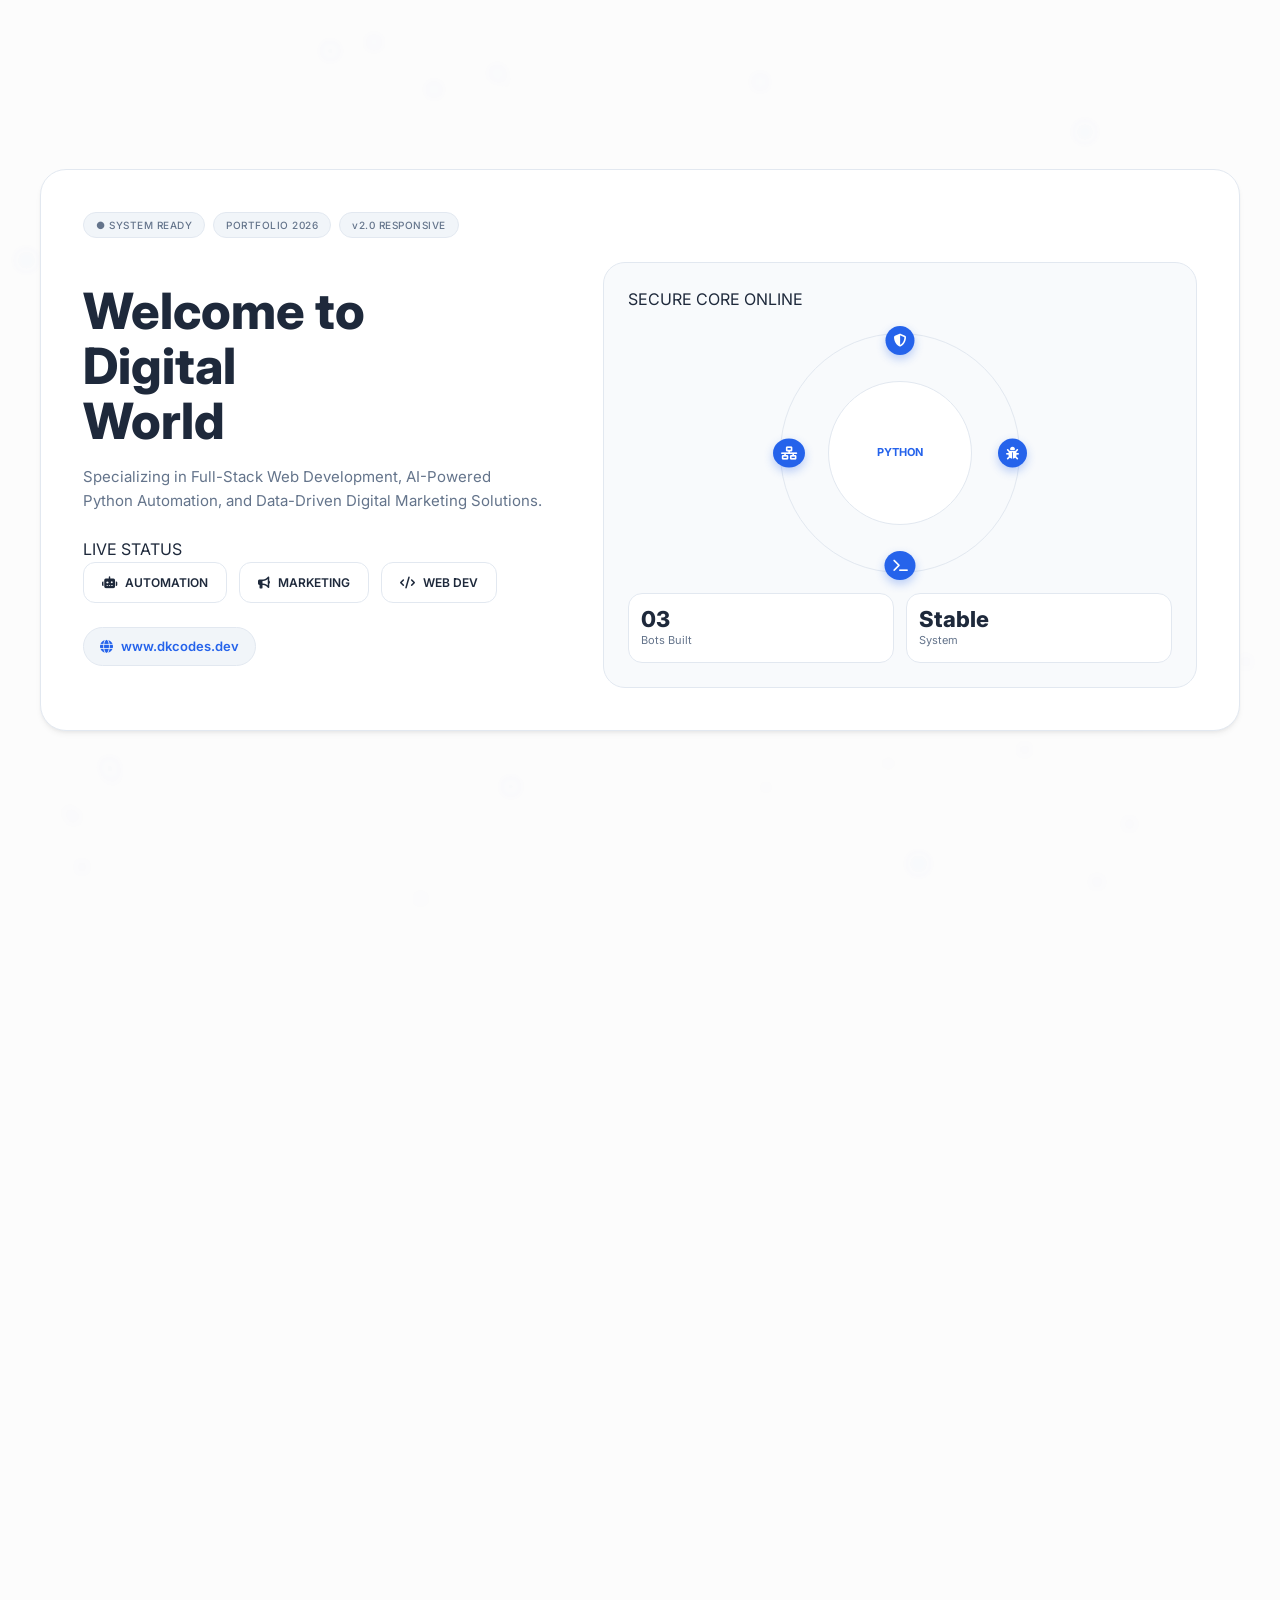
<file: index.html>
<!DOCTYPE html>
<html lang="en">
<head>
<meta charset="UTF-8">
<meta name="viewport" content="width=device-width, initial-scale=1.0">
<title>Dilawar Khan | Full-Stack Developer | Python Automation | Digital Marketer</title>

<link rel="stylesheet" href="style.css">
<link rel="stylesheet" href="https://cdnjs.cloudflare.com/ajax/libs/font-awesome/6.5.0/css/all.min.css">
<link rel="icon" href="https://www.dl.dropboxusercontent.com/scl/fi/lvhd9xa8kerhtg1dg3r7q/Untitled-design.png?rlkey=0tv2p58ty6a37kj7kvorzuqp1&st=rip67o4r&dl=0">
<!-- Google Fonts: Inter -->
<link href="https://fonts.googleapis.com/css2?family=Inter:wght@300;400;500;600;700;800&display=swap" rel="stylesheet">
</head>

<body data-theme="light">

<canvas id="bg-canvas"></canvas>


<div id="intro" style="opacity: 0;">
<div class="main">
    <div class="card">

        <!-- TOP TAGS -->
        <div class="top-tags">
            <span class="dot">● SYSTEM READY</span>
            <span>PORTFOLIO 2026</span>
            <span>v2.0 RESPONSIVE</span>
        </div>

        <div class="content">

            <!-- LEFT -->
            <div class="left">
                <h1>
                    Welcome to <br>
                    Digital <br>
                    World
                </h1>

                <p class="desc">
                    Specializing in Full-Stack Web Development, AI-Powered Python Automation, and Data-Driven Digital Marketing Solutions.
                </p>

                <div class="live-line">
                    <span>LIVE STATUS</span>
                </div>

                <div class="buttons">
                    <div class="btn"><i class="fa-solid fa-robot"></i> AUTOMATION</div>
                    <div class="btn"><i class="fa-solid fa-bullhorn"></i> MARKETING</div>
                    <div class="btn"><i class="fa-solid fa-code"></i> WEB DEV</div>
                </div>

                <!-- WEBSITE LINK (LEFT / UNDER ICONS) -->
                <div class="site-link">
                    <i class="fa-solid fa-globe"></i>
                    www.dkcodes.dev
                </div>
            </div>

            <!-- RIGHT -->
            <div class="right">

                <div class="right-head">
                    <span>SECURE CORE</span>
                    <span class="online">ONLINE</span>
                </div>

                <div class="orbit-box">
                    <div class="orbit">
                        <i class="fa-solid fa-shield-halved i1"></i>
                        <i class="fa-solid fa-bug i2"></i>
                        <i class="fa-solid fa-terminal i3"></i>
                        <i class="fa-solid fa-network-wired i4"></i>
                    </div>

                    <div class="core">
                        <span>PYTHON</span>
                    </div>
                </div>

                <div class="stats">
                    <div>
                        <h4>03</h4>
                        <p>Bots Built</p>
                    </div>
                    <div>
                        <h4>Stable</h4>
                        <p>System</p>
                    </div>
                </div>

            </div>

        </div>
    </div>
</div>
</div>


<div id="real-site" style="display: none;">
    <header>
        <div class="div-list ">
            <ul class="ul-list">
                <li class="active">
                    <a href="#home">
                        <i class="fa-solid fa-circle-user"></i>
                        <span>Home</span>
                    </a>
                </li>
                <li>
                    <a href="#project">
                        <i class="fa-regular fa-folder-open"></i>
                        <span>Projects</span>
                    </a>
                </li>
                <li>
                    <a href="#about">
                        <i class="fa-regular fa-address-card"></i>
                        <span>About</span>
                    </a>
                </li>
                <li>
                    <a href="#service">
                        <i class="fa-solid fa-code"></i>
                        <span>services</span>
                    </a>
                </li>
                <li>
                    <a href="#contact">
                        <i class="fa-regular fa-envelope"></i>
                        <span>Contact</span>
                    </a>
                </li>
                <li class="mobile-theme-item">
                    <button class="theme-toggle" id="theme-toggle" aria-label="Toggle theme">
                        <i class="fa-solid fa-moon"></i>
                    </button>
                </li>
            </ul>
        </div>
    </header>
    <!-- home -->
    <section class="home" id="home">
        <div class="home-container">
        <div class="home-section">
            <div class="info-home">
                <h1>Hi, I'm Dilawar</h1>
                <h3>Full-Stack Developer | Python Automation | Digital Marketer</h3>
                <div class="info-p">
                   <p>I am an Automation Engineer & Digital Marketing Specialist. I build advanced Python backends, AI-powered WhatsApp/Telegram bots, and end-to-end automation pipelines. My expertise spans across managing Meta Ads, Google Ads, YouTube Ads, and Meta Business Suite, alongside hands-on experience in Blogger theme management and scaling social media presence both manually and automatically.</p>
                </div>
                <div class="btnn" style="margin-top: 30px; display: flex; align-items: center; gap: 20px; flex-wrap: wrap;">
                    <button class="btn-home1" onclick="window.open('https://wa.me/919896362031', '_blank')"><i class="fab fa-whatsapp"></i> Let's Talk</button>
                    <div class="follow" style="margin-top: 0;">
                        <ul style="margin: 0; padding: 0;">
                            <li><a href="https://github.com/dkonlycomputer"><i class="fa-brands fa-github"></i></a></li>
                            <li><a href="https://discord.gg/GXXaVGbk"><i class="fa-brands fa-discord"></i></a></li>
                            <li><a href="https://www.linkedin.com/in/dilawar-khan-41b324285/"><i class="fa-brands fa-linkedin"></i></a></li>
                            <li><a href="https://www.instagram.com/follow_your_guts_/"><i class="fa-brands fa-instagram"></i></a></li>
                        </ul>
                    </div>
                </div>
            </div>
          </div>
          <img src="profile_original.png" alt="">
        </div>
    </section>
    <!-- fine home  -->
         <section class="project  reveal" id="project">
        <p>EXPERTISE & SERVICES</p>
        <h1>What I Can Do For You</h1>
        <hr>
        <div class="info-pro">
            <p>A comprehensive overview of the professional services, automation bots, and marketing solutions I provide to help scale your business.</p>
        </div>
        <div class="projects-container">

    <div class="project-card">
      <img src="images/meta_ads.jpeg" alt="Meta Ads & Campaigns">
      <h3>Meta Ads & Campaigns</h3>
      <p>End-to-end management of Meta (Facebook/Instagram) ad campaigns with high ROI and targeted audience scaling.</p>
      <div class="skills">
        <a href="javascript:void(0)">Meta Ads</a>
        <a href="javascript:void(0)">ROAS</a>
      </div>
      <div class="card-details">
        <h4><i class="fas fa-tasks"></i> Key Tasks:</h4>
        <ul>
          <li>Pixel & Conversion API Setup</li>
          <li>Audience Targeting & Retargeting</li>
          <li>A/B Testing Ad Creatives</li>
          <li>ROAS & Budget Optimization</li>
        </ul>
      </div>
    </div>

    <div class="project-card">
      <img src="images/social_automation.jpeg" alt="Social Media Automation">
      <h3>Social Media Automation</h3>
      <p>Engineering automated posting pipelines across Facebook, Tumblr, Pinterest, and Discord to scale reach.</p>
      <div class="skills">
        <a href="javascript:void(0)">Automation</a>
        <a href="javascript:void(0)">Python</a>
      </div>
      <div class="card-details">
        <h4><i class="fas fa-tasks"></i> Key Tasks:</h4>
        <ul>
          <li>Multi-platform Posting APIs</li>
          <li>Content Scheduling Algorithms</li>
          <li>Auto-reposting Logic</li>
          <li>Error Handling & Retries</li>
        </ul>
      </div>
    </div>

    <div class="project-card">
      <img src="images/youtube_ads.jpeg" alt="YouTube Ads & Growth">
      <h3>YouTube Ads & Growth</h3>
      <p>Running targeted video ad campaigns on YouTube to drive brand awareness and subscriber growth exponentially.</p>
      <div class="skills">
        <a href="javascript:void(0)">YouTube Ads</a>
        <a href="javascript:void(0)">Video Marketing</a>
      </div>
      <div class="card-details">
        <h4><i class="fas fa-tasks"></i> Key Tasks:</h4>
        <ul>
          <li>Video Ad Strategy</li>
          <li>Skippable & In-feed Ads Setup</li>
          <li>Audience Retention Analysis</li>
          <li>Subscriber Growth Tracking</li>
        </ul>
      </div>
    </div>

    <div class="project-card">
      <img src="images/meta_business.jpeg" alt="Meta Business Suite">
      <h3>Meta Business Suite</h3>
      <p>Complete handling of Meta Business Suite, asset management, page roles, and detailed performance tracking.</p>
      <div class="skills">
        <a href="javascript:void(0)">Business Suite</a>
        <a href="javascript:void(0)">Management</a>
      </div>
      <div class="card-details">
        <h4><i class="fas fa-tasks"></i> Key Tasks:</h4>
        <ul>
          <li>Asset & Page Management</li>
          <li>Cross-posting (FB & IG)</li>
          <li>Roles & Permissions Setup</li>
          <li>Performance Insights Tracking</li>
        </ul>
      </div>
    </div>

    <div class="project-card">
      <img src="images/google_analytics.jpeg" alt="Google Analytics 4">
      <h3>Google Analytics 4</h3>
      <p>Setting up GA4, tracking pixels, conversion events, and analyzing user behavior for data-driven decisions.</p>
      <div class="skills">
        <a href="javascript:void(0)">Google Analytics</a>
        <a href="javascript:void(0)">Data Tracking</a>
      </div>
      <div class="card-details">
        <h4><i class="fas fa-tasks"></i> Key Tasks:</h4>
        <ul>
          <li>GA4 Property Configuration</li>
          <li>Custom Event Tracking</li>
          <li>Conversion Funnel Analysis</li>
          <li>UTM Tracking & Reporting</li>
        </ul>
      </div>
    </div>

    <div class="project-card">
      <img src="images/google_cloud.jpeg" alt="Google Cloud Console">
      <h3>Google Cloud Console</h3>
      <p>Managing Google Cloud infrastructure, enabling APIs, and configuring serverless endpoints for scalable apps.</p>
      <div class="skills">
        <a href="javascript:void(0)">GCP</a>
        <a href="javascript:void(0)">Cloud</a>
      </div>
      <div class="card-details">
        <h4><i class="fas fa-tasks"></i> Key Tasks:</h4>
        <ul>
          <li>IAM & Roles Management</li>
          <li>API Enabling & Quota Handling</li>
          <li>Virtual Machine Deployment</li>
          <li>Cloud Run & App Engine Setup</li>
        </ul>
      </div>
    </div>

    <div class="project-card">
      <img src="images/whatsapp_bot.jpeg" alt="WhatsApp AI Assistants">
      <h3>WhatsApp AI Assistants</h3>
      <p>Building intelligent, automated AI chatbots using Python and WhatsApp Cloud API for smart interactions.</p>
      <div class="skills">
        <a href="javascript:void(0)">Python</a>
        <a href="javascript:void(0)">WhatsApp API</a>
      </div>
      <div class="card-details">
        <h4><i class="fas fa-tasks"></i> Key Tasks:</h4>
        <ul>
          <li>Cloud API Integration</li>
          <li>Automated NLP Flows</li>
          <li>Customer Support Auto-replies</li>
          <li>CRM Data Syncing</li>
        </ul>
      </div>
    </div>

    <div class="project-card">
      <img src="images/telegram_bot.jpeg" alt="Telegram Bots">
      <h3>Telegram Bots</h3>
      <p>Engineering customized Telegram bots for channel management, user interactions, and task automation.</p>
      <div class="skills">
        <a href="javascript:void(0)">Telegram API</a>
        <a href="javascript:void(0)">Python</a>
      </div>
      <div class="card-details">
        <h4><i class="fas fa-tasks"></i> Key Tasks:</h4>
        <ul>
          <li>Custom Bot Architecture</li>
          <li>Group/Channel Administration</li>
          <li>Payment Gateways Integration</li>
          <li>Scheduled Broadcasting</li>
        </ul>
      </div>
    </div>

    <div class="project-card">
      <img src="images/discord_bot.jpeg" alt="Discord Bots">
      <h3>Discord Bots</h3>
      <p>Creating interactive Discord bots to manage servers, assign roles, and provide utility tools to communities.</p>
      <div class="skills">
        <a href="javascript:void(0)">Discord.py</a>
        <a href="javascript:void(0)">Node.js</a>
      </div>
      <div class="card-details">
        <h4><i class="fas fa-tasks"></i> Key Tasks:</h4>
        <ul>
          <li>Auto-Moderation Setup</li>
          <li>Custom Economy Systems</li>
          <li>Music & Voice Integrations</li>
          <li>Role Management</li>
        </ul>
      </div>
    </div>

    <div class="project-card">
      <img src="images/google_ads.jpeg" alt="Google Ads & PPC">
      <h3>Google Ads & PPC</h3>
      <p>Strategic creation and optimization of Google Search, Display, and Performance Max campaigns for scaling leads.</p>
      <div class="skills">
        <a href="javascript:void(0)">Google Ads</a>
        <a href="javascript:void(0)">PPC</a>
      </div>
      <div class="card-details">
        <h4><i class="fas fa-tasks"></i> Key Tasks:</h4>
        <ul>
          <li>Search & Display Campaigns</li>
          <li>Keyword Research & Bidding</li>
          <li>Performance Max Optimization</li>
          <li>Lead Generation Scaling</li>
        </ul>
      </div>
    </div>

    <div class="project-card">
      <img src="images/blogger_theme.jpeg" alt="Blogger Theme Management">
      <h3>Blogger Theme Management</h3>
      <p>Customizing and managing complex Blogger XML themes, optimizing UI/UX, and integrating custom scripts.</p>
      <div class="skills">
        <a href="javascript:void(0)">Blogger XML</a>
        <a href="javascript:void(0)">UI/UX</a>
      </div>
      <div class="card-details">
        <h4><i class="fas fa-tasks"></i> Key Tasks:</h4>
        <ul>
          <li>Custom XML Theme Editing</li>
          <li>UI/UX Enhancements</li>
          <li>AdSense Placement Optimization</li>
          <li>SEO Meta Tags Integration</li>
        </ul>
      </div>
    </div>

    <div class="project-card">
      <img src="images/google_search_console.jpeg" alt="Google Search Console">
      <h3>Google Search Console</h3>
      <p>Monitoring website performance, fixing indexing issues, and improving organic search visibility.</p>
      <div class="skills">
        <a href="javascript:void(0)">GSC</a>
        <a href="javascript:void(0)">SEO</a>
      </div>
      <div class="card-details">
        <h4><i class="fas fa-tasks"></i> Key Tasks:</h4>
        <ul>
          <li>Sitemap Submissions</li>
          <li>Indexing Issue Resolution</li>
          <li>Search Traffic Analysis</li>
          <li>Core Web Vitals Optimization</li>
        </ul>
      </div>
    </div>

    <div class="project-card">
      <img src="images/website_development.jpeg" alt="Website Development">
      <h3>Website Development</h3>
      <p>Building responsive, modern, and high-performance websites optimized for conversions and user experience.</p>
      <div class="skills">
        <a href="javascript:void(0)">HTML/CSS</a>
        <a href="javascript:void(0)">JS</a>
      </div>
      <div class="card-details">
        <h4><i class="fas fa-tasks"></i> Key Tasks:</h4>
        <ul>
          <li>Front-end Design</li>
          <li>Responsive Layouts</li>
          <li>Performance Optimization</li>
          <li>SEO-friendly Structure</li>
        </ul>
      </div>
    </div>

    <div class="project-card">
      <img src="images/trendfollower.png" alt="Trendfollower Affiliate">
      <h3>Trendfollower Affiliate</h3>
      <p>Our official e-commerce and affiliate business platform driving sales through curated product promotions.</p>
      <div class="skills">
        <a href="javascript:void(0)">E-commerce</a>
        <a href="javascript:void(0)">Affiliate</a>
      </div>
      <div class="card-details">
        <h4><i class="fas fa-tasks"></i> Key Tasks:</h4>
        <ul>
          <li>Affiliate Marketing Strategies</li>
          <li>Sales Funnel Optimization</li>
          <li>Product Curation</li>
          <li>Audience Engagement</li>
        </ul>
      </div>
      <div class="btns">
        <a href="https://trendfollower.shop" target="_blank" class="btn"><i class="fas fa-external-link-alt"></i> Visit Website</a>
      </div>
    </div>
  </div>
  </div>
     </section>

<section class="about reveal" id="about">
        <div class="about-info">
            <div class="img-about">
                <img src="profile_original.png" alt="">
            </div>
            <div class="info-text">
                <h5>@dilawarkhan</h5>
                <p>Automation Expert, Security Analyst & Digital Marketer</p>
            </div>
        </div>
        <h3>ABOUT ME</h3>
        <div class="about-info2">
            <div class="about-text">
                <p>Hi! I'm Dilawar Khan, a versatile Tech Professional specializing in Python Automation, Web Application Security, and Digital Marketing, based in Hisar, Haryana.</p>
                <p>I have a proven track record of engineering robust automation solutions, including AI-driven chatbots for WhatsApp, Telegram, and Discord, streamlining business workflows and customer interactions.</p>
                <p>In the cybersecurity domain, I am highly experienced in comprehensive Website Testing, Vulnerability Assessments, and identifying critical security flaws to protect web applications against cyber threats.</p>
                <p>Beyond development and security, I hold deep expertise in Digital Marketing, managing high-ROI Meta & Google Ads campaigns, SEO optimization, and leveraging Google Analytics 4 for data-driven growth.</p>
                <p>My core skills include:</p>
                <p><span>#</span>Python Automation & AI Bot Engineering</p>
                <p><span>#</span>Website Testing & Vulnerability Assessment</p>
                <p><span>#</span>Full-Stack Web Development</p>
                <p><span>#</span>Advanced Digital Marketing & SEO</p>
            </div>
            <div class="photo-container">
                <img src="profile_original.png" alt="">
                <span class="tape tape1"></span>
                <span class="tape tape2"></span>
            </div>
        </div>
    </section>
     
     <!-- Services Section -->
        <section id="service" class="section services reveal">
            <p>SERVICES</p>
            <h1>OUR Features & Services</h1>
            <hr>
            <div class="container">
                <div class="services-content">
                    <div class="services-grid">
                        <div class="service-card">
                            <div class="service-icon">
                                <i class="fas fa-code"></i>
                            </div>
                            <h3>Python Development</h3>
                            <p>Building robust, scalable applications and automated bots using Python. I specialize in backend logic, automation scripts, and complex data processing.</p>
                            <div class="service-features">
                                <span>Automation</span>
                                <span>Bot Building</span>
                                <span>Scripting</span>
                            </div>
                        </div>
                        <div class="service-card">
                            <div class="service-icon">
                                <i class="fas fa-shield-halved"></i>
                            </div>
                            <h3>Security Testing</h3>
                            <p>Conducting comprehensive web application vulnerability testing to identify security flaws and protect against cyber threats and hackers.</p>
                            <div class="service-features">
                                <span>Vulnerability Scan</span>
                                <span>Penetration Testing</span>
                                <span>Web Security</span>
                            </div>
                        </div>
                        <div class="service-card">
                            <div class="service-icon">
                                <i class="fas fa-network-wired"></i>
                            </div>
                            <h3>Network Analysis</h3>
                            <p>Analyzing and optimizing network protocols (HTTP, UDP, SMTP) and ensuring secure and efficient client-server communication.</p>
                            <div class="service-features">
                                <span>Protocols</span>
                                <span>Latency Opt.</span>
                                <span>Encryption</span>
                            </div>
                        </div>
                        <div class="service-card">
                            <div class="service-icon">
                                <i class="fas fa-chart-line"></i>
                            </div>
                            <h3>SEO Optimization</h3>
                            <p>Improving website visibility and search engine ranking through technical SEO, backlink strategies, and crawl optimization.</p>
                            <div class="service-features">
                                <span>Crawling</span>
                                <span>Backlinks</span>
                                <span>Indexing</span>
                            </div>
                        </div>
                        <div class="service-card">
                            <div class="service-icon">
                                <i class="fas fa-bullhorn"></i>
                            </div>
                            <h3>Digital Marketing</h3>
                            <p>Strategizing and executing social media marketing campaigns to improve engagement and brand visibility across digital platforms.</p>
                            <div class="service-features">
                                <span>Social Media</span>
                                <span>Campaigns</span>
                                <span>Analytics</span>
                            </div>
                        </div>
                        <div class="service-card">
                            <div class="service-icon">
                                <i class="fas fa-file-alt"></i>
                            </div>
                            <h3>Technical Documentation</h3>
                            <p>Providing clear and concise technical documentation for projects, including API specs, user guides, and security reports.</p>
                            <div class="service-features">
                                <span>API Docs</span>
                                <span>User Guides</span>
                                <span>Reports</span>
                            </div>
                        </div>
                    </div>
                </div>
            </div>
        </section>
         <section id="contact" class="section reveal">
            <div class="container">
                <h2 class="section-title">Get In Touch</h2>
                <div class="contact-content">
                    <div class="contact-info slide-in-left">
                        <p>Let's collaborate! I am always open to discussing exciting projects and new opportunities.</p>
                        <div class="contact-details btnn" style="display: flex; gap: 15px; flex-wrap: wrap; margin-top: 20px;">
                            <button class="btn-home1" onclick="window.open('https://wa.me/919896362031', '_blank')"><i class="fab fa-whatsapp"></i> WhatsApp Me</button>
                            <button class="btn-home2" onclick="window.location.href='mailto:dkonlycomputer@gmail.com'"><i class="fas fa-envelope"></i> Email Me</button>
                            <button class="btn-home2" onclick="window.open('https://maps.google.com/?q=Hisar,Haryana,India', '_blank')"><i class="fas fa-map-marker-alt"></i> Location</button>
                        </div>
                        <div class="social-links">
                            <a href="https://github.com/dkonlycomputer" class="social-link" aria-label="GitHub" target="_blank">
                                <svg width="24" height="24" viewBox="0 0 24 24" fill="currentColor">
                                    <path d="M12 0c-6.626 0-12 5.373-12 12 0 5.302 3.438 9.8 8.207 11.387.599.111.793-.261.793-.577v-2.234c-3.338.726-4.033-1.416-4.033-1.416-.546-1.387-1.333-1.756-1.333-1.756-1.089-.745.083-.729.083-.729 1.205.084 1.839 1.237 1.839 1.237 1.07 1.834 2.807 1.304 3.492.997.107-.775.418-1.305.762-1.604-2.665-.305-5.467-1.334-5.467-5.931 0-1.311.469-2.381 1.236-3.221-.124-.303-.535-1.524.117-3.176 0 0 1.008-.322 3.301 1.23.957-.266 1.983-.399 3.003-.404 1.02.005 2.047.138 3.006.404 2.291-1.552 3.297-1.23 3.297-1.23.653 1.653.242 2.874.118 3.176.77.84 1.235 1.911 1.235 3.221 0 4.609-2.807 5.624-5.479 5.921.43.372.823 1.102.823 2.222v3.293c0 .319.192.694.801.576 4.765-1.589 8.199-6.086 8.199-11.386 0-6.627-5.373-12-12-12z"/>
                                </svg>
                            </a>
                            <a href="https://www.linkedin.com/in/dilawar-khan-41b324285/" class="social-link" aria-label="LinkedIn" target="_blank">
                                <svg width="24" height="24" viewBox="0 0 24 24" fill="currentColor">
                                    <path d="M20.447 20.452h-3.554v-5.569c0-1.328-.027-3.037-1.852-3.037-1.853 0-2.136 1.445-2.136 2.939v5.667H9.351V9h3.414v1.561h.046c.477-.9 1.637-1.85 3.37-1.85 3.601 0 4.267 2.37 4.267 5.455v6.286zM5.337 7.433c-1.144 0-2.063-.926-2.063-2.065 0-1.138.92-2.063 2.063-2.063 1.14 0 2.064.925 2.064 2.063 0 1.139-.925 2.065-2.064 2.065zm1.782 13.019H3.555V9h3.564v11.452zM22.225 0H1.771C.792 0 0 .774 0 1.729v20.542C0 23.227.792 24 1.771 24h20.451C23.2 24 24 23.227 24 22.271V1.729C24 .774 23.2 0 22.222 0h.003z"/>
                                </svg>
                            </a>
                            <a href="https://wa.me/919896362031" class="social-link" aria-label="WhatsApp" target="_blank">
                                <svg width="24" height="24" viewBox="0 0 24 24" fill="currentColor">
                                    <path d="M17.472 14.382c-.297-.149-1.758-.867-2.03-.967-.273-.099-.471-.148-.67.15-.197.297-.767.966-.94 1.164-.173.199-.347.223-.644.075-.297-.15-1.255-.463-2.39-1.475-.883-.788-1.48-1.761-1.653-2.059-.173-.297-.018-.458.13-.606.134-.133.298-.347.446-.52.149-.174.198-.298.298-.497.099-.198.05-.371-.025-.52-.075-.149-.669-1.612-.916-2.207-.242-.579-.487-.5-.669-.51-.173-.008-.371-.01-.57-.01-.198 0-.52.074-.792.372-.272.297-1.04 1.016-1.04 2.479 0 1.462 1.065 2.875 1.213 3.074.149.198 2.096 3.2 5.077 4.487.709.306 1.262.489 1.694.625.712.227 1.36.195 1.871.118.571-.085 1.758-.719 2.006-1.413.248-.694.248-1.289.173-1.413-.074-.124-.272-.198-.57-.347m-5.421 7.403h-.004a9.87 9.87 0 01-5.031-1.378l-.361-.214-3.741.982.998-3.648-.235-.374a9.86 9.86 0 01-1.51-5.26c.001-5.45 4.436-9.884 9.888-9.884 2.64 0 5.122 1.03 6.988 2.898a9.825 9.825 0 012.893 6.994c-.003 5.45-4.437 9.884-9.885 9.884m8.413-18.297A11.815 11.815 0 0012.05 0C5.495 0 .16 5.335.157 11.892c0 2.096.547 4.142 1.588 5.945L.057 24l6.305-1.654a11.882 11.882 0 005.683 1.448h.005c6.554 0 11.89-5.335 11.893-11.893A11.821 11.821 0 0020.885 3.488"/>
                                </svg>
                            </a>
                        </div>
                    </div>
                    <div class="contact-form slide-in-right">
                        <form id="contact-form">
                            <div class="form-group">
                                <input type="text" placeholder="Your Name" required name="user_name">
                            </div>
                            <div class="form-group">
                                <input type="email" placeholder="Your Email" required name="user_email">
                            </div>
                            <div class="form-group">
                                <textarea name="message" placeholder="Your Message" rows="5" required></textarea>
                            </div>
                            <button type="submit" class="btn">Send Message</button>
                        </form>
                    </div>
                </div>
            </div>
        </section>

</div>
<script src="script.js"></script>
</body>
</html>
</file>
<file: style.css>
:root {
    /* Light Mode Variables */
    --bg-primary: #fcfcfc;
    --bg-secondary: #f8fafc;
    --bg-card: #ffffff;
    --bg-tag: #f1f5f9;
    --accent-primary: #2563eb;
    --accent-secondary: #4f46e5;
    --text-main: #1e293b;
    --text-muted: #64748b;
    --text-inverse: #ffffff;
    --glass-bg: rgba(255, 255, 255, 0.7);
    --glass-border: #e2e8f0;
    --card-shadow: 0 4px 6px -1px rgba(0, 0, 0, 0.05), 0 2px 4px -1px rgba(0, 0, 0, 0.06);
    --card-hover-shadow: 0 20px 25px -5px rgba(0, 0, 0, 0.1), 0 10px 10px -5px rgba(0, 0, 0, 0.04);
    --transition: all 0.3s cubic-bezier(0.4, 0, 0.2, 1);
}

[data-theme="dark"] {
    /* Dark Mode Variables */
    --bg-primary: #0f172a;
    --bg-secondary: #1e293b;
    --bg-card: #1e293b;
    --bg-tag: #334155;
    --accent-primary: #3b82f6;
    --accent-secondary: #6366f1;
    --text-main: #f1f5f9;
    --text-muted: #94a3b8;
    --text-inverse: #0f172a;
    --glass-bg: rgba(15, 23, 42, 0.7);
    --glass-border: #334155;
    --card-shadow: 0 4px 6px -1px rgba(0, 0, 0, 0.2), 0 2px 4px -1px rgba(0, 0, 0, 0.1);
    --card-hover-shadow: 0 20px 25px -5px rgba(0, 0, 0, 0.3), 0 10px 10px -5px rgba(0, 0, 0, 0.2);
}

* {
    margin: 0;
    padding: 0;
    box-sizing: border-box;
    -webkit-tap-highlight-color: transparent;
}

html {
    scroll-behavior: smooth;
}

body {
    background: var(--bg-primary);
    color: var(--text-main);
    margin: 0;
    padding-bottom: 80px;
    font-family: 'Inter', sans-serif;
    line-height: 1.6;
    overflow-x: hidden;
    transition: background-color 0.3s ease, color 0.3s ease;
}

/* Background Animation Canvas */
#bg-canvas {
    position: fixed;
    top: 0;
    left: 0;
    width: 100%;
    height: 100%;
    z-index: -1;
    pointer-events: none;
    transition: filter 1s ease;
}

body.interacted #bg-canvas {
    filter: blur(8px) opacity(0.5);
}

/* Common Layout Components */
.section {
    padding: 60px 20px;
    max-width: 1200px;
    margin: 0 auto;
    width: 100%;
}

@media (min-width: 768px) {
    .section {
        padding: 100px 40px;
    }
}

/* Updated Typography */
h1, h2, h3, h4, h5, h6 {
    color: var(--text-main);
    line-height: 1.2;
}

/* Theme Toggle Button */
.theme-toggle {
    width: 38px;
    height: 38px;
    background: var(--text-main);
    color: var(--bg-body);
    border-radius: 12px;
    border: none;
    display: flex;
    align-items: center;
    justify-content: center;
    cursor: pointer;
    transition: var(--transition);
}

.theme-toggle:hover {
    transform: scale(1.1);
    background: var(--bg-tag);
}

.theme-toggle i {
    font-size: 1.2rem;
}

/* INTRO SECTION */
#intro {
    height: 100vh;
    display: flex;
    justify-content: center;
    align-items: center;
    padding: 20px;
}

.main {
    width: 100%;
    max-width: 1200px;
}

.card {
    background: var(--bg-card);
    border-radius: 26px;
    padding: 24px;
    border: 1px solid var(--glass-border);
    box-shadow: var(--card-shadow);
}

@media (min-width: 768px) {
    .card {
        padding: 42px;
    }
}

@media (max-width: 480px) {
    .card {
        padding: 16px;
    }
}

.top-tags {
    display: flex;
    flex-wrap: wrap;
    gap: 8px;
    margin-bottom: 24px;
}

.top-tags span {
    font-size: 10px;
    padding: 4px 12px;
    border-radius: 20px;
    background: var(--bg-tag);
    border: 1px solid var(--glass-border);
    letter-spacing: 0.5px;
    color: var(--text-muted);
    font-weight: 500;
}

.content {
    display: flex;
    flex-direction: column;
    gap: 40px;
}

@media (min-width: 992px) {
    .content {
        flex-direction: row;
        gap: 60px;
        align-items: center;
    }
}

.left h1 {
    font-size: clamp(32px, 8vw, 50px);
    font-weight: 800;
    line-height: 1.1;
    margin-bottom: 16px;
}

.desc {
    margin: 16px 0 24px;
    font-size: 15px;
    color: var(--text-muted);
    max-width: 100%;
    line-height: 1.6;
}

@media (min-width: 768px) {
    .desc {
        max-width: 460px;
    }
}

.buttons {
    display: flex;
    flex-wrap: wrap;
    gap: 12px;
}

.btn {
    font-size: 12px;
    padding: 10px 18px;
    border-radius: 12px;
    background: var(--bg-card);
    border: 1px solid var(--glass-border);
    display: flex;
    align-items: center;
    gap: 8px;
    cursor: pointer;
    transition: var(--transition);
    color: var(--text-main);
    font-weight: 600;
    text-decoration: none;
}

.btn:hover {
    background: var(--bg-tag);
    transform: translateY(-2px);
}

.site-link {
    margin-top: 24px;
    font-size: 13px;
    display: inline-flex;
    align-items: center;
    gap: 8px;
    padding: 8px 16px;
    border-radius: 30px;
    background: var(--bg-tag);
    border: 1px solid var(--glass-border);
    color: var(--accent-primary);
    text-decoration: none;
    font-weight: 600;
}

.right {
    background: var(--bg-secondary);
    border-radius: 22px;
    padding: 24px;
    border: 1px solid var(--glass-border);
    position: relative;
    width: 100%;
}

@media (min-width: 992px) {
    .right {
        flex: 1;
    }
}

.orbit-box {
    width: clamp(180px, 50vw, 240px);
    height: clamp(180px, 50vw, 240px);
    margin: 20px auto;
    position: relative;
}

.stats {
    display: flex;
    gap: 12px;
    margin-top: 20px;
}

.stats div {
    flex: 1;
    padding: 12px;
    background: var(--bg-card);
    border-radius: 14px;
    border: 1px solid var(--glass-border);
}

.stats h4 {
    font-size: clamp(18px, 4vw, 22px);
    font-weight: 800;
}

.stats p {
    font-size: 11px;
    color: var(--text-muted);
}

/* NAVIGATION */
header {
    position: fixed;
    top: 20px;
    left: 50%;
    transform: translateX(-50%);
    width: auto;
    z-index: 1000;
}

.div-list {
    display: flex;
    justify-content: center;
}

.ul-list {
    list-style: none;
    display: flex;
    gap: 8px;
    padding: 6px 10px;
    border-radius: 40px;
    background: rgba(255, 255, 255, 0.12);
    border: 1px solid rgba(148, 163, 184, 0.18);
    box-shadow: 0 18px 50px rgba(15, 23, 42, 0.12);
    backdrop-filter: blur(16px);
    -webkit-backdrop-filter: blur(16px);
}

@media (min-width: 768px) {
    .ul-list {
        gap: 0.85rem;
        padding: 7px 14px;
    }
}

@media (max-width: 480px) {
    .ul-list {
        gap: 4px;
        padding: 4px 6px;
    }
}

.ul-list li {
    display: flex;
    align-items: center;
    justify-content: center;
    border-radius: 999px;
    transition: transform 0.2s ease, background-color 0.25s ease;
}

.ul-list li:hover,
.ul-list li.active {
    transform: translateY(-1px);
}

.ul-list li a {
    text-decoration: none;
    color: var(--text-main);
    font-size: 0;
    display: inline-flex;
    align-items: center;
    justify-content: center;
    width: 44px;
    height: 44px;
    padding: 0;
    border-radius: 999px;
    transition: background-color 0.25s ease, color 0.25s ease;
    cursor: pointer;
}

.ul-list li:hover a,
.ul-list li.active a {
    background: rgba(37, 99, 235, 0.16);
}

.ul-list li.active a {
    background: rgba(37, 99, 235, 0.3);
}

.ul-list li i {
    color: var(--accent-primary);
    font-size: 16px;
    line-height: 1;
}

@media (min-width: 768px) {
    .ul-list li i {
        font-size: 15px;
    }
}

@media (max-width: 480px) {
    .ul-list li a {
        width: 38px;
        height: 38px;
    }

    .ul-list li i {
        font-size: 14px;
    }
}

.ul-list li:hover {
    background: var(--bg-tag);
}

.ul-list li.active {
    background: var(--accent-primary);
}

.ul-list li.active a,
.ul-list li.active i {
    color: var(--text-inverse);
}

/* HOME SECTION */
.home {
    margin: 60px auto;
    padding: 0 20px;
}

@media (min-width: 768px) {
    .home {
        margin: 120px auto;
        padding: 0 40px;
    }
}

.home-container {
    display: flex;
    flex-direction: column-reverse;
    gap: 40px;
    align-items: center;
}

@media (min-width: 992px) {
    .home-container {
        flex-direction: row;
        gap: 4rem;
        justify-content: space-between;
        align-items: center;
    }
}

.home-p {
    background: var(--bg-tag);
    color: var(--accent-primary);
    display: inline-block;
    border-radius: 25px;
    padding: 6px 16px;
    margin-bottom: 24px;
    font-size: 12px;
    font-weight: 600;
    border: 1px solid var(--glass-border);
}

.info-home h1 {
    font-size: clamp(36px, 10vw, 64px);
    margin-bottom: 12px;
    font-weight: 800;
}

.info-home h3 {
    font-size: clamp(18px, 5vw, 30px);
    margin-bottom: 20px;
    color: var(--accent-primary);
    font-weight: 600;
}

.info-p {
    color: var(--text-muted);
    margin-bottom: 24px;
    max-width: 600px;
}

.info-p2 {
    display: flex;
    flex-direction: column;
    gap: 12px;
    margin-bottom: 30px;
    font-weight: 500;
    color: var(--text-muted);
}

@media (min-width: 768px) {
    .info-p2 {
        flex-direction: row;
        gap: 24px;
    }
}

.info-p2 i {
    color: var(--accent-primary);
    margin-right: 8px;
}

.btnn {
    display: flex;
    flex-direction: column;
    gap: 12px;
}

@media (min-width: 480px) {
    .btnn {
        flex-direction: row;
    }
}

.btn-home1, .btn-home2 {
    padding: 14px 28px;
    border-radius: 12px;
    font-weight: 600;
    font-size: 15px;
    cursor: pointer;
    transition: var(--transition);
    border: none;
    display: flex;
    align-items: center;
    justify-content: center;
    gap: 10px;
}

.btn-home1 {
    background: var(--accent-primary);
    color: var(--text-inverse);
}

.btn-home2 {
    background: var(--bg-card);
    border: 1px solid var(--glass-border);
    color: var(--text-main);
}

.btn-home1:hover {
    transform: translateY(-2px);
    filter: brightness(1.1);
}

.btn-home2:hover {
    background: var(--bg-tag);
    transform: translateY(-2px);
}

.home img {
    width: 100%;
    max-width: 420px;
    border-radius: 50%;
    aspect-ratio: 1 / 1;
    object-fit: cover;
    box-shadow: var(--card-hover-shadow);
}

.follow {
    margin-top: 16px;
}

.follow p.followw {
    margin-bottom: 12px;
    font-weight: 600;
}

.follow ul {
    list-style: none;
    padding: 0;
    margin: 0;
    display: flex;
    flex-wrap: wrap;
    gap: 12px;
}

.follow ul li {
    display: inline-flex;
}

.follow ul a {
    width: 46px;
    height: 46px;
    display: inline-flex;
    align-items: center;
    justify-content: center;
    border-radius: 14px;
    background: var(--bg-card);
    border: 1px solid var(--glass-border);
    color: var(--accent-primary);
    text-decoration: none;
    transition: transform 0.2s ease, background 0.2s ease, border-color 0.2s ease, color 0.2s ease;
}

.follow ul a:hover {
    transform: translateY(-3px);
    background: var(--bg-tag);
    border-color: var(--accent-primary);
    color: var(--accent-primary);
}

.follow ul a i {
    font-size: 18px;
}

/* PROJECT SECTION */
.project {
    margin: 80px auto;
    padding: 80px 20px;
    display: flex;
    flex-direction: column;
    align-items: center;
}

.project p:first-child {
    color: var(--accent-primary);
    font-weight: 700;
    letter-spacing: 1.5px;
    font-size: 12px;
    margin-bottom: 12px;
}

.project h1 {
    font-size: clamp(28px, 8vw, 42px);
    font-weight: 800;
    margin-bottom: 16px;
    text-align: center;
}

.project hr {
    width: 50px;
    height: 4px;
    background: var(--accent-primary);
    border: none;
    border-radius: 10px;
    margin-bottom: 24px;
}

.info-pro {
    text-align: center;
    color: var(--text-muted);
    margin-bottom: 40px;
    max-width: 600px;
}

.projects-container {
    display: grid;
    grid-template-columns: 1fr;
    gap: 24px;
    width: 100%;
    align-items: start;
}

@media (min-width: 640px) {
    .projects-container {
        grid-template-columns: repeat(2, 1fr);
    }
}

@media (min-width: 992px) {
    .projects-container {
        grid-template-columns: repeat(3, 1fr);
    }
}

.project-card {
    background: var(--bg-card);
    border: 1px solid var(--glass-border);
    padding: 24px;
    border-radius: 20px;
    box-shadow: var(--card-shadow);
    transition: var(--transition);
}

.project-card:hover {
    transform: translateY(-8px);
    box-shadow: var(--card-hover-shadow);
}

.project-card img {
    width: 100%;
    height: 200px;
    object-fit: cover;
    border-radius: 12px;
    margin-bottom: 20px;
}

.project-card h3 {
    font-size: 20px;
    font-weight: 700;
    margin-bottom: 12px;
}

.project-card p {
    color: var(--text-muted);
    font-size: 14px;
    margin-bottom: 20px;
}

.project-card .skills {
    display: flex;
    flex-wrap: wrap;
    gap: 8px;
    margin-bottom: 24px;
}

.project-card .skills a {
    padding: 4px 12px;
    font-size: 11px;
    font-weight: 600;
    border-radius: 20px;
    background: var(--bg-tag);
    color: var(--accent-primary);
    text-decoration: none;
}

.project-card .btns {
    display: flex;
    gap: 12px;
}

.project-card .btns .btn {
    flex: 1;
    padding: 10px;
    font-size: 13px;
    justify-content: center;
}

.project-card .btns .btn:first-child {
    background: var(--accent-primary);
    color: var(--text-inverse);
    border: none;
}

.project-card .btns .btn:last-child {
    background: var(--bg-tag);
    color: var(--text-main);
    border: 1px solid var(--glass-border);
}

/* ABOUT SECTION */
.about {
    padding: 80px 20px;
    max-width: 1200px;
    margin: 0 auto;
}

.about-info {
    display: flex;
    flex-direction: column;
    align-items: center;
    gap: 16px;
    margin-bottom: 40px;
}

@media (min-width: 768px) {
    .about-info {
        flex-direction: row;
        justify-content: flex-start;
    }
}

.img-about img {
    width: 60px;
    height: 60px;
    border-radius: 50%;
    border: 2px solid var(--accent-primary);
    object-fit: cover;
}

.info-text h5 {
    font-size: 18px;
    font-weight: 700;
}

.info-text p {
    color: var(--text-muted);
    font-size: 14px;
}

.about h3 {
    font-size: clamp(24px, 6vw, 32px);
    font-weight: 800;
    margin-bottom: 24px;
    text-align: center;
}

@media (min-width: 768px) {
    .about h3 {
        text-align: left;
    }
}

.about-info2 {
    display: flex;
    flex-direction: column-reverse;
    gap: 40px;
    align-items: center;
}

@media (min-width: 992px) {
    .about-info2 {
        flex-direction: row;
        gap: 5rem;
        align-items: flex-start;
    }
}

.about-text p {
    margin-bottom: 16px;
    color: var(--text-muted);
}

.about-text span {
    color: var(--accent-primary);
    font-weight: 700;
}

.photo-container {
    padding: 12px;
    background: var(--bg-card);
    border: 1px solid var(--glass-border);
    border-radius: 20px;
    box-shadow: var(--card-shadow);
}

.photo-container img {
    width: 100%;
    max-width: 300px;
    border-radius: 12px;
}

/* SERVICES SECTION */
.services {
    padding: 80px 20px;
    display: flex;
    flex-direction: column;
    align-items: center;
}

.services p:first-child {
    color: var(--accent-primary);
    font-weight: 700;
    letter-spacing: 1.5px;
    font-size: 12px;
    margin-bottom: 12px;
}

.services h1 {
    font-size: clamp(28px, 8vw, 42px);
    font-weight: 800;
    margin-bottom: 16px;
    text-align: center;
}

.services hr {
    width: 50px;
    height: 4px;
    background: var(--accent-primary);
    border: none;
    border-radius: 10px;
    margin-bottom: 40px;
}

.services-grid {
    display: grid;
    grid-template-columns: 1fr;
    gap: 24px;
    width: 100%;
}

@media (min-width: 640px) {
    .services-grid {
        grid-template-columns: repeat(2, 1fr);
    }
}

@media (min-width: 992px) {
    .services-grid {
        grid-template-columns: repeat(3, 1fr);
    }
}

.service-card {
    background: var(--bg-card);
    border: 1px solid var(--glass-border);
    padding: 32px;
    border-radius: 24px;
    text-align: center;
    transition: var(--transition);
}

.service-card:hover {
    transform: translateY(-8px);
    box-shadow: var(--card-hover-shadow);
}

.service-icon {
    width: 60px;
    height: 60px;
    background: var(--bg-tag);
    color: var(--accent-primary);
    border-radius: 16px;
    display: flex;
    align-items: center;
    justify-content: center;
    margin: 0 auto 20px;
    font-size: 24px;
}

.service-card h3 {
    font-size: 20px;
    font-weight: 700;
    margin-bottom: 12px;
}

.service-card p {
    color: var(--text-muted);
    font-size: 14px;
    margin-bottom: 20px;
}

.service-features {
    display: flex;
    flex-wrap: wrap;
    gap: 8px;
    justify-content: center;
}

.service-features span {
    padding: 4px 12px;
    font-size: 11px;
    font-weight: 600;
    border-radius: 20px;
    background: var(--bg-tag);
    color: var(--text-muted);
    border: 1px solid var(--glass-border);
}

/* CONTACT SECTION */
#contact {
    background: var(--bg-secondary);
    padding: 80px 20px;
}

.contact-content {
    display: grid;
    grid-template-columns: 1fr;
    gap: 40px;
    max-width: 1100px;
    margin: 0 auto;
}

@media (min-width: 992px) {
    .contact-content {
        grid-template-columns: 1fr 1fr;
        gap: 80px;
    }
}

.section-title {
    font-size: 32px;
    font-weight: 800;
    margin-bottom: 24px;
    text-align: center;
}

@media (min-width: 768px) {
    .section-title {
        text-align: left;
    }
}

.contact-info p {
    color: var(--text-muted);
    margin-bottom: 30px;
}

.contact-item {
    display: flex;
    align-items: center;
    gap: 16px;
    margin-bottom: 20px;
    font-weight: 500;
}

.contact-item svg {
    color: var(--accent-primary);
}

.social-links {
    display: flex;
    gap: 12px;
    margin-top: 30px;
}

.social-link {
    width: 44px;
    height: 44px;
    border-radius: 12px;
    background: var(--bg-card);
    border: 1px solid var(--glass-border);
    display: flex;
    align-items: center;
    justify-content: center;
    color: var(--text-muted);
    transition: var(--transition);
    text-decoration: none;
}

.social-link:hover {
    color: var(--accent-primary);
    border-color: var(--accent-primary);
    transform: translateY(-4px);
}

.contact-form {
    background: var(--bg-card);
    border: 1px solid var(--glass-border);
    padding: 30px;
    border-radius: 24px;
    box-shadow: var(--card-shadow);
}

.form-group {
    margin-bottom: 16px;
}

.form-group input, .form-group textarea {
    width: 100%;
    padding: 12px 16px;
    background: var(--bg-secondary);
    border: 1px solid var(--glass-border);
    border-radius: 12px;
    color: var(--text-main);
    font-family: inherit;
    transition: var(--transition);
}

.form-group input:focus, .form-group textarea:focus {
    outline: none;
    border-color: var(--accent-primary);
    background: var(--bg-card);
}

.contact-form .btn {
    width: 100%;
    padding: 14px;
    background: var(--accent-primary);
    color: var(--text-inverse);
    border: none;
    border-radius: 12px;
    font-weight: 600;
    cursor: pointer;
    transition: var(--transition);
}

@media (max-width: 991px) {
    header {
        width: 100%;
        left: 0;
        transform: none;
        top: 0;
    }

    .ul-list {
        flex-wrap: wrap;
        justify-content: space-between;
        gap: 4px;
        padding: 8px 16px;
        border-radius: 0;
        border-top: none;
        border-left: none;
        border-right: none;
    }

    
    
    



    .home-container,
    .content,
    .about-info,
    .about-info2 {
        gap: 24px;
    }

    .home,
    .about,
    .services,
    .project,
    #contact {
        padding-bottom: 40px;
    }

    .btnn {
        flex-direction: column;
    }

    .btn-home1,
    .btn-home2 {
        width: 100%;
    }

    .home img,
    .photo-container img {
        max-width: 100%;
    }
}

/* ANIMATIONS */
@keyframes spin {
    from { transform: rotate(0deg); }
    to { transform: rotate(360deg); }
}

.orbit {
    position: absolute;
    inset: 0;
    border-radius: 50%;
    border: 1px solid var(--glass-border);
    animation: spin 16s linear infinite;
}

.orbit i {
    position: absolute;
    background: var(--accent-primary);
    color: #fff;
    padding: 8px;
    border-radius: 50%;
    box-shadow: 0 4px 10px rgba(37, 99, 235, 0.3);
    font-size: 13px;
}

.i1 { top: -8px; left: 50%; transform: translateX(-50%); }
.i2 { right: -8px; top: 50%; transform: translateY(-50%); }
.i3 { bottom: -8px; left: 50%; transform: translateX(-50%); }
.i4 { left: -8px; top: 50%; transform: translateY(-50%); }

.core {
    position: absolute;
    inset: 20%;
    border-radius: 50%;
    background: var(--bg-card);
    display: flex;
    align-items: center;
    justify-content: center;
    border: 1px solid var(--glass-border);
}

.core span {
    font-size: 11px;
    font-weight: 700;
    color: var(--accent-primary);
}

.smooth-out {
    animation: smoothOut 1.2s ease forwards;
}

@keyframes smoothOut {
    from { opacity: 1; transform: scale(1); filter: blur(0); }
    to { opacity: 0; transform: scale(1.1); filter: blur(25px); }
}

.from-top { opacity: 0; transform: translateY(-40px); animation: fromTop 0.8s ease forwards; }
.from-left { opacity: 0; transform: translateX(-40px); animation: fromLeft 0.8s ease forwards; }
.from-right { opacity: 0; transform: translateX(40px); animation: fromRight 0.8s ease forwards; }
.from-bottom { opacity: 0; transform: translateY(40px); animation: fromBottom 0.8s ease forwards; }
.zoom-in { opacity: 0; transform: scale(0.85); animation: zoomIn 0.8s ease forwards; }

@keyframes fromTop { to { opacity:1; transform:translateY(0);} }
@keyframes fromLeft { to { opacity:1; transform:translateX(0);} }
@keyframes fromRight { to { opacity:1; transform:translateX(0);} }
@keyframes fromBottom { to { opacity:1; transform:translateY(0);} }
@keyframes zoomIn { to { opacity:1; transform:scale(1);} }

.reveal {
    opacity: 0;
    transform: translateY(30px);
    transition: all 0.8s ease;
}

/* Interactive Card Details */

.card-details {
  display: block;
  margin-top: 15px;
  text-align: left;
  border-top: 1px solid var(--glass-border);
  padding-top: 15px;
  animation: fadeIn 0.3s ease-in-out;
}
.card-details h4 {
  font-size: 15px;
  color: var(--text-main);
  margin-bottom: 10px;
}
.card-details ul {
  list-style-type: none;
  padding-left: 0;
}
.card-details ul li {
  color: var(--text-muted);
  font-size: 14px;
  line-height: 1.6;
  position: relative;
  padding-left: 20px;
  margin-bottom: 6px;
}
.card-details ul li::before {
  content: "✓";
  position: absolute;
  left: 0;
  color: var(--accent-primary);
  font-weight: bold;
}

@keyframes fadeIn {
  from { opacity: 0; transform: translateY(-10px); }
  to { opacity: 1; transform: translateY(0); }
}







.mobile-theme-item {
    display: flex;
    align-items: center;
    justify-content: center;
}
</file>
